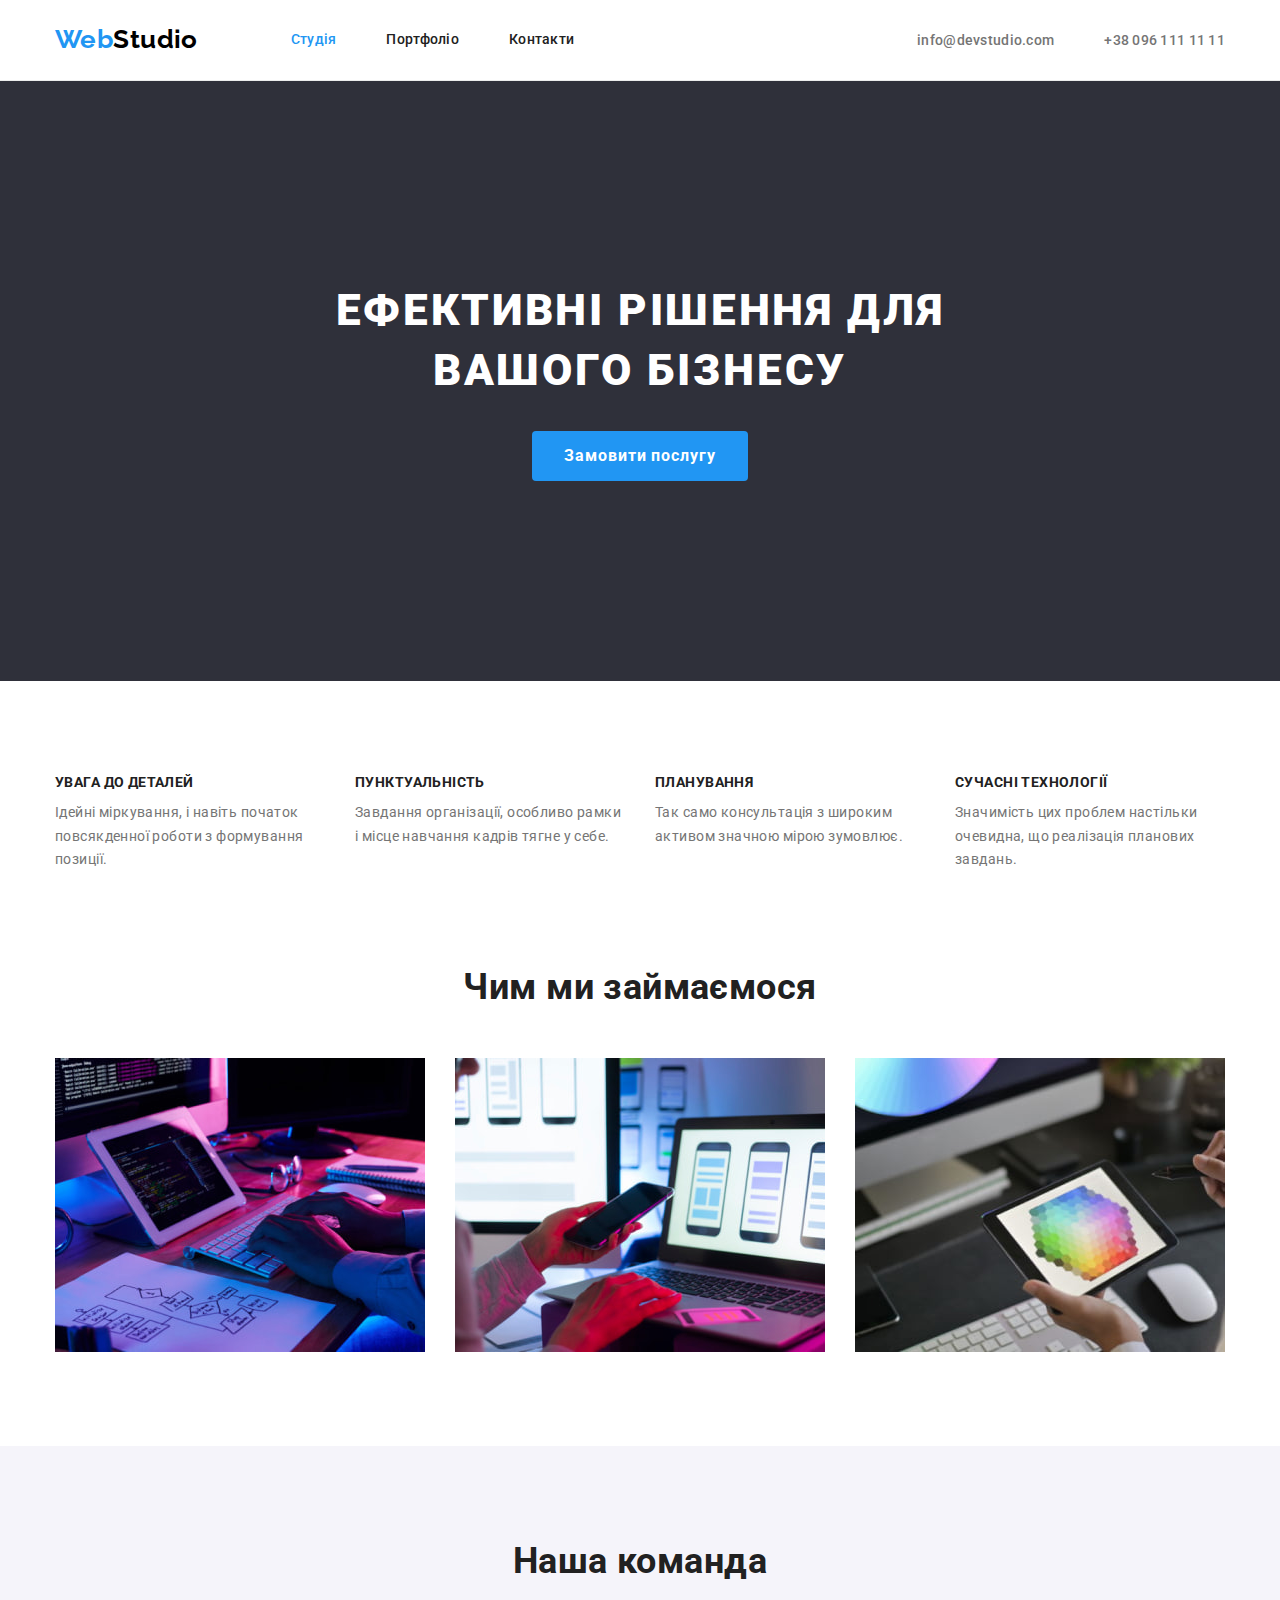
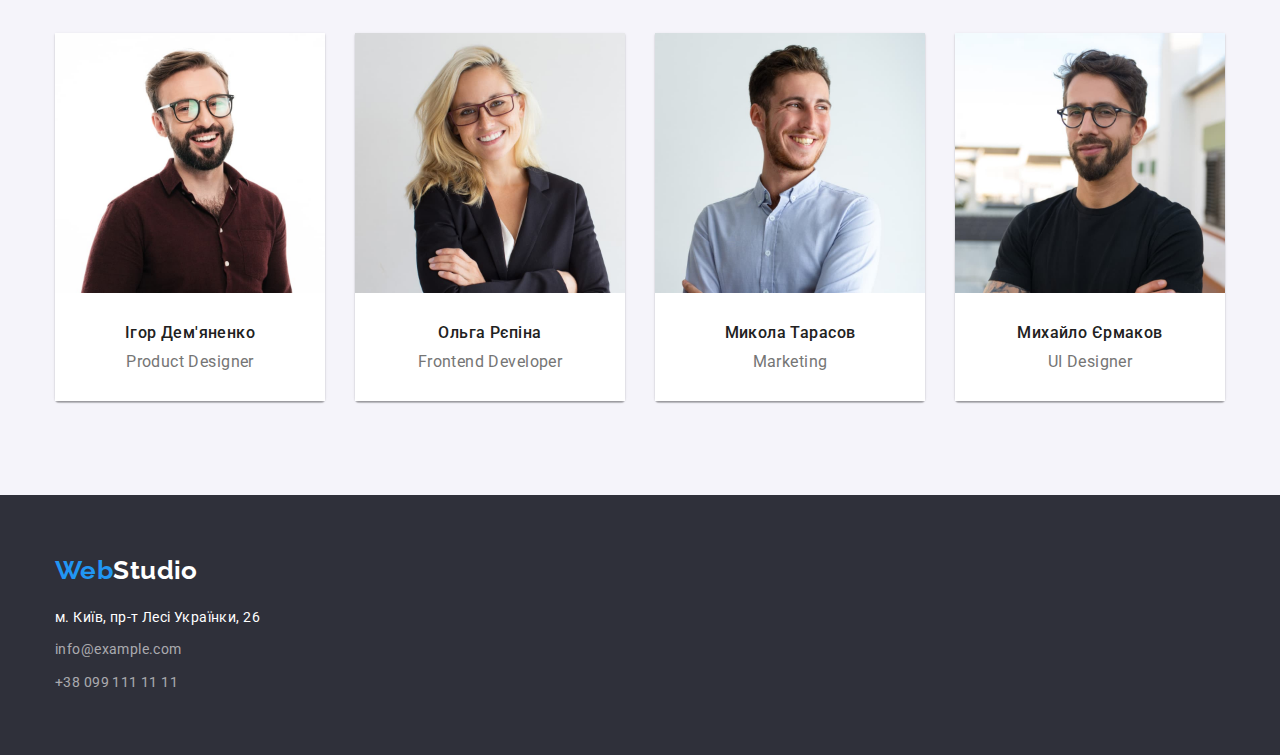
<file: index.html>
<!DOCTYPE html>
<html lang="uk">
  <head>
    <meta charset="UTF-8" />
    <meta http-equiv="X-UA-Compatible" content="IE=edge" />
    <meta name="viewport" content="width=device-width, initial-scale=1.0" />
    <title>Студія</title>
    <link
      href="https://fonts.googleapis.com/css2?family=Raleway:wght@700&family=Roboto:wght@400;500;700;900&display=swap"
      rel="stylesheet"
    />
    <link
      rel="stylesheet"
      href="https://cdnjs.cloudflare.com/ajax/libs/modern-normalize/1.1.0/modern-normalize.min.css"
    />
    <link rel="stylesheet" href="./css/styles.css" />
  </head>
  <body>
    <header class="header">
      <div class="conteiner main-nav">
        <nav class="header-nav">
          <a href="./index.html" lang="en" class="logo-header">
            <span class="logo-color">Web</span>Studio
          </a>
          <!--В посиланнях відсутня адреса-->
          <ul class="header-list">
            <li class="item"><a href="./index.html" class="nav-link current">Студія</a></li>
            <li class="item"><a href="./portfolio.html" class="nav-link">Портфоліо</a></li>
            <li class="item"><a href="" class="nav-link">Контакти</a></li>
          </ul>
        </nav>
        <ul class="header-contacts">
          <li class="item">
            <a href="mailto:info@devstudio.com" class="contact-link">info@devstudio.com</a>
          </li>
          <li class="item">
            <a href="tel:+380961111111" class="contact-link">+38 096 111 11 11</a>
          </li>
        </ul>
      </div>
    </header>
    <main>
      <section class="hero section">
        <div class="conteiner">
          <h1 class="hero-title">Ефективні рішення для вашого бізнесу</h1>
          <button type="button" class="hero-batton">Замовити послугу</button>
        </div>
      </section>
      <section class="features section">
        <div class="conteiner">
          <!--Заголовок не передбачений макетом та схований через утілітний клас "visually-hidden"-->
          <h2 class="visually-hidden">Особливості</h2>
          <ul class="list">
            <li class="item">
              <h3 class="features-title">Увага до деталей</h3>
              <p class="features-description">
                Ідейні міркування, і навіть початок повсякденної роботи з формування позиції.
              </p>
            </li>
            <li class="item">
              <h3 class="features-title">Пунктуальність</h3>
              <p class="features-description">
                Завдання організації, особливо рамки і місце навчання кадрів тягне у себе.
              </p>
            </li>
            <li class="item">
              <h3 class="features-title">Планування</h3>
              <p class="features-description">
                Так само консультація з широким активом значною мірою зумовлює.
              </p>
            </li>
            <li class="item">
              <h3 class="features-title">Сучасні технології</h3>
              <p class="features-description">
                Значимість цих проблем настільки очевидна, що реалізація планових завдань.
              </p>
            </li>
          </ul>
        </div>
      </section>
      <section class="work section">
        <div class="conteiner">
          <h2 class="section-title">Чим ми займаємося</h2>
          <ul class="list">
            <li class="item">
              <img
                src="./images/about/img-1.jpg"
                alt="Людина пише код програми"
                width="370"
                height="294"
              />
            </li>
            <li class="item">
              <img
                src="./images/about/img-2.jpg"
                alt="Людина звіряє макети мобільної версії програми"
                width="370"
                height="294"
              />
            </li>
            <li class="item">
              <img
                src="./images/about/img-3.jpg"
                alt="Людина підбирає кольори"
                width="370"
                height="294"
              />
            </li>
          </ul>
        </div>
      </section>
      <section class="team section">
        <div class="conteiner">
          <h2 class="section-title">Наша команда</h2>
          <ul class="list">
            <li class="card">
              <img
                src="./images/team/img-1.jpg"
                alt="Фотографія Ігоря Дем'яненко"
                width="270"
                height="260"
              />
              <div class="card-thumb">
                <h3 class="team-title">Ігор Дем'яненко</h3>
                <p class="team-description" lang="en">Product Designer</p>
              </div>
            </li>
            <li class="card">
              <img
                src="./images/team/img-2.jpg"
                alt="Фотографія Ольги Рєпіної"
                width="270"
                height="260"
              />
              <div class="card-thumb">
                <h3 class="team-title">Ольга Рєпіна</h3>
                <p class="team-description" lang="en">Frontend Developer</p>
              </div>
            </li>
            <li class="card">
              <img
                src="./images/team/img-3.jpg"
                alt="Фотографія Миколи Тарасова"
                width="270"
                height="260"
              />
              <div class="card-thumb">
                <h3 class="team-title">Микола Тарасов</h3>
                <p class="team-description" lang="en">Marketing</p>
              </div>
            </li>
            <li class="card">
              <img
                src="./images/team/img-4.jpg"
                alt="Фотографія Михайла Єрмакова"
                width="270"
                height="260"
              />
              <div class="card-thumb">
                <h3 class="team-title">Михайло Єрмаков</h3>
                <p class="team-description" lang="en">UI Designer</p>
              </div>
            </li>
          </ul>
        </div>
      </section>
    </main>
    <footer class="footer frame">
      <div class="conteiner">
        <a href="./index.html" lang="en" class="logo-footer"
          ><span class="logo-color">Web</span>Studio</a
        >
        <address class="address">
          <ul class="list">
            <li class="item">
              <a href="" class="post-address">м. Київ, пр-т Лесі Українки, 26</a>
            </li>
            <li class="item">
              <a href="mailto:info@devstudio.com" class="e-mail">info@example.com</a>
            </li>
            <li class="item"><a href="tel:+380961111111" class="tel">+38 099 111 11 11</a></li>
          </ul>
        </address>
      </div>
    </footer>
  </body>
</html>
</file>
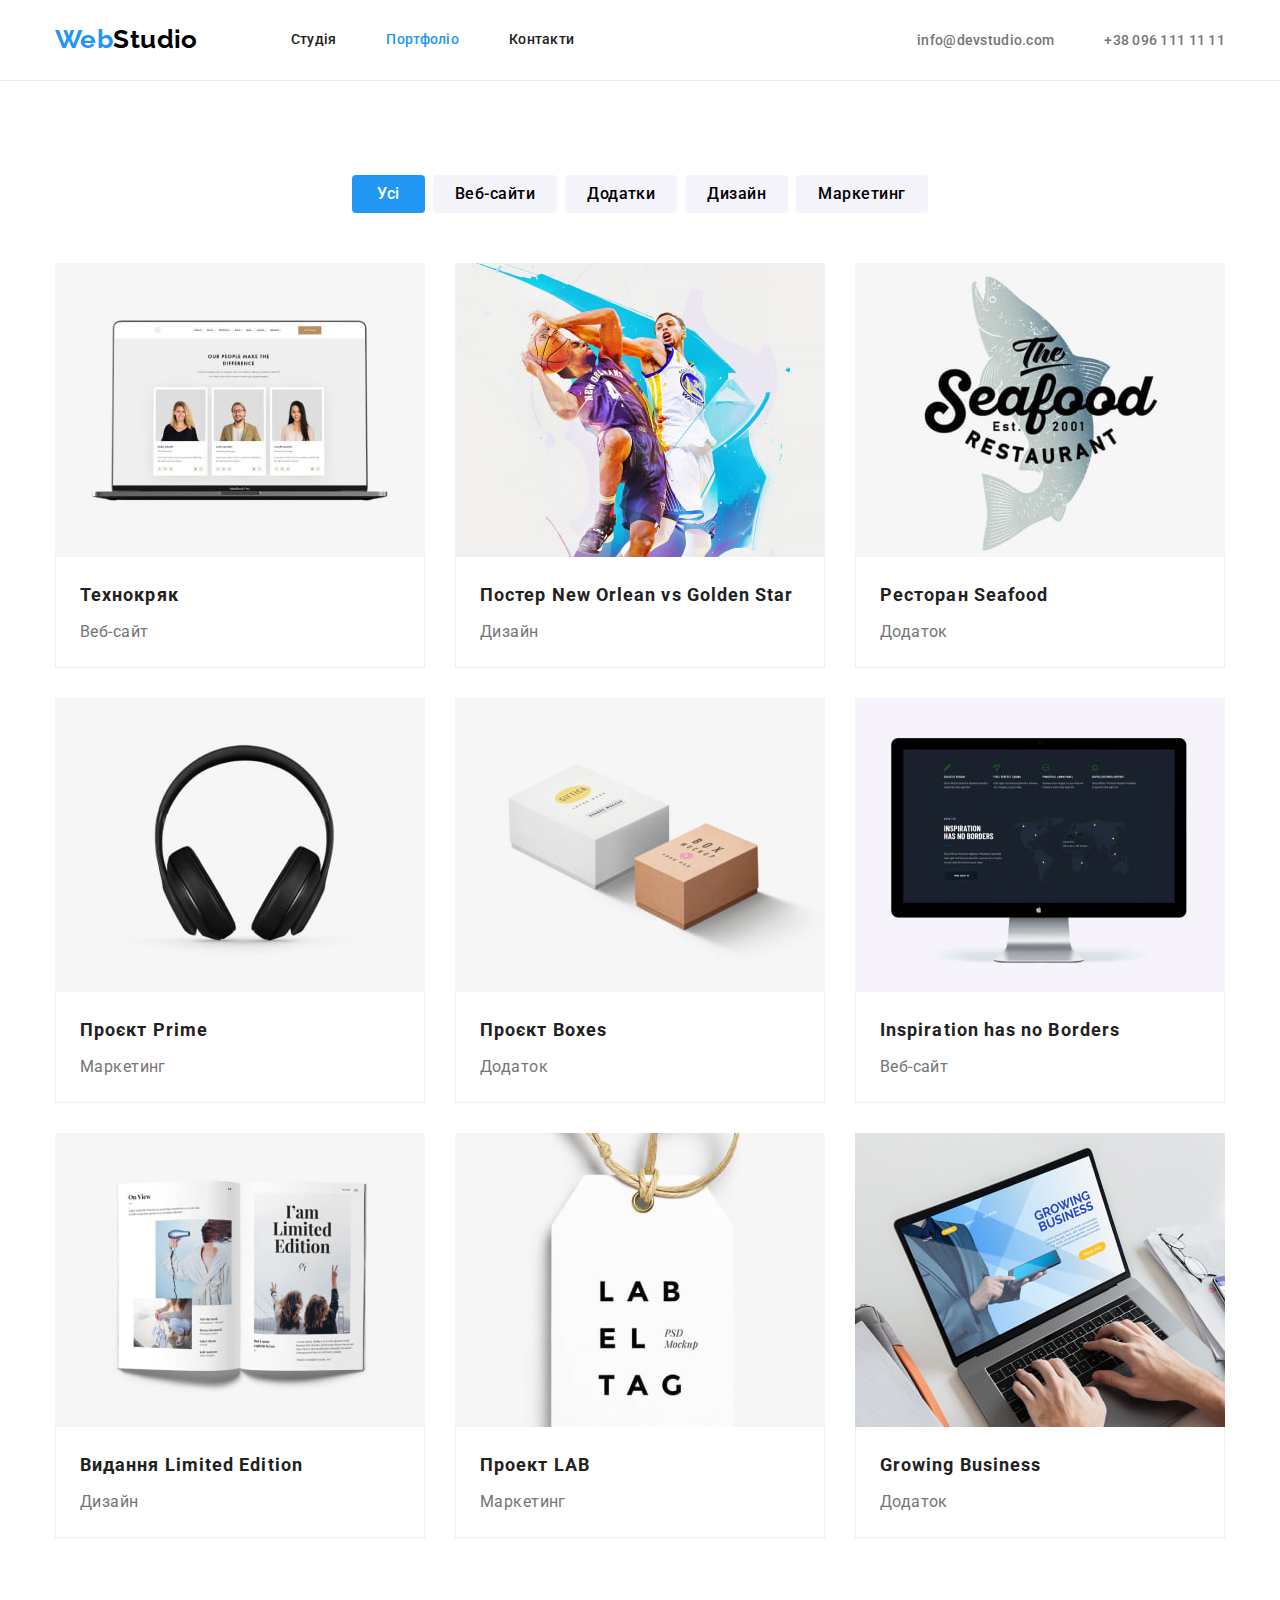
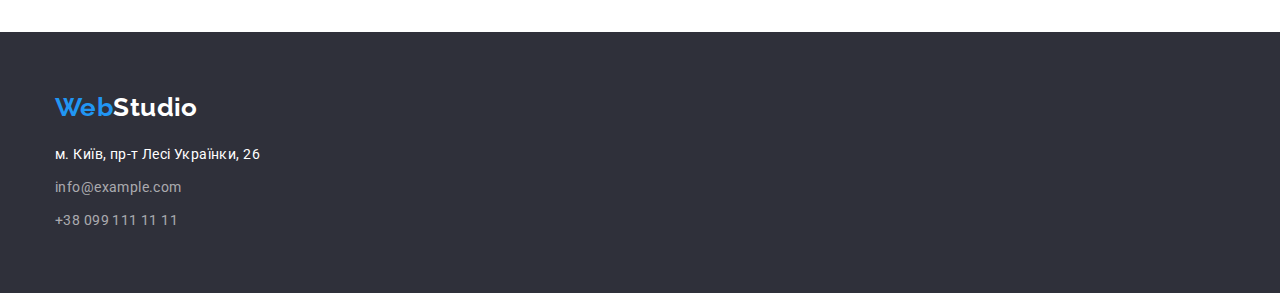
<file: portfolio.html>
<!DOCTYPE html>
<html lang="uk">
  <head>
    <meta charset="UTF-8" />
    <meta http-equiv="X-UA-Compatible" content="IE=edge" />
    <meta name="viewport" content="width=device-width, initial-scale=1.0" />
    <title>Портфоліо</title>
    <link
      href="https://fonts.googleapis.com/css2?family=Raleway:wght@700&family=Roboto:wght@400;500;700;900&display=swap"
      rel="stylesheet"
    />
    <link
      rel="stylesheet"
      href="https://cdnjs.cloudflare.com/ajax/libs/modern-normalize/1.1.0/modern-normalize.min.css"
    />
    <link rel="stylesheet" href="./css/styles.css" />
  </head>
  <body>
    <header class="header">
      <div class="conteiner main-nav">
        <nav class="header-nav">
          <a href="./index.html" lang="en" class="logo-header">
            <span class="logo-color">Web</span>Studio
          </a>
          <!--В посиланнях відсутня адреса-->
          <ul class="header-list">
            <li class="item"><a href="./index.html" class="nav-link">Студія</a></li>
            <li class="item"><a href="./portfolio.html" class="nav-link current">Портфоліо</a></li>
            <li class="item"><a href="" class="nav-link">Контакти</a></li>
          </ul>
        </nav>
        <ul class="header-contacts">
          <li class="item">
            <a href="mailto:info@devstudio.com" class="contact-link">info@devstudio.com</a>
          </li>
          <li class="item">
            <a href="tel:+380961111111" class="contact-link">+38 096 111 11 11</a>
          </li>
        </ul>
      </div>
    </header>
    <main>
      <section class="portfolio section">
        <div class="conteiner">
          <!--Заголовок не передбачений макетом та схований через утілітний клас "visually-hidden"-->
          <h1 class="visually-hidden">Портфоліо</h1>
          <ul class="button-list">
            <li class="item">
              <button type="button" class="filter-button active">Усі</button>
            </li>
            <li class="item"><button type="button" class="filter-button">Веб-сайти</button></li>
            <li class="item"><button type="button" class="filter-button">Додатки</button></li>
            <li class="item"><button type="button" class="filter-button">Дизайн</button></li>
            <li class="item"><button type="button" class="filter-button">Маркетинг</button></li>
          </ul>
          <ul class="portfolio-list">
            <li class="porfolio-card">
              <img
                src="./images/portfolio/img.jpg"
                alt="Ноутбук з відкритою сторнікою сайту"
                width="370"
                height="294"
              />
              <div class="card-content">
                <h2 class="portfolio-title">Технокряк</h2>
                <p class="paragraph-list">Веб-сайт</p>
              </div>
            </li>
            <li class="porfolio-card">
              <img
                src="./images/portfolio/img-1.jpg"
                alt="Два баскетболіста"
                width="370"
                height="294"
              />
              <div class="card-content">
                <h2 class="portfolio-title">Постер New Orlean vs Golden Star</h2>
                <p class="paragraph-list">Дизайн</p>
              </div>
            </li>
            <li class="porfolio-card">
              <img
                src="./images/portfolio/img-2.jpg"
                alt="Логотип рибного ресторану"
                width="370"
                height="294"
              />
              <div class="card-content">
                <h2 class="portfolio-title">Ресторан Seafood</h2>
                <p class="paragraph-list">Додаток</p>
              </div>
            </li>
            <li class="porfolio-card">
              <img src="./images/portfolio/img-3.jpg" alt="Навушники" width="370" height="294" />
              <div class="card-content">
                <h2 class="portfolio-title">Проєкт Prime</h2>
                <p class="paragraph-list">Маркетинг</p>
              </div>
            </li>
            <li class="porfolio-card">
              <img src="./images/portfolio/img-4.jpg" alt="Дві коробки" width="370" height="294" />
              <div class="card-content">
                <h2 class="portfolio-title">Проєкт Boxes</h2>
                <p class="paragraph-list">Додаток</p>
              </div>
            </li>
            <li class="porfolio-card">
              <img
                src="./images/portfolio/img-5.jpg"
                alt="Монітор комп'ютера"
                width="370"
                height="294"
              />
              <div class="card-content">
                <h2 class="portfolio-title">Inspiration has no Borders</h2>
                <p class="paragraph-list">Веб-сайт</p>
              </div>
            </li>
            <li class="porfolio-card">
              <img
                src="./images/portfolio/img-6.jpg"
                alt="Відкритий журнал"
                width="370"
                height="294"
              />
              <div class="card-content">
                <h2 class="portfolio-title">Видання Limited Edition</h2>
                <p class="paragraph-list">Дизайн</p>
              </div>
            </li>
            <li class="porfolio-card">
              <img
                src="./images/portfolio/img-7.jpg"
                alt="Лейба на мотузку"
                width="370"
                height="294"
              />
              <div class="card-content">
                <h2 class="portfolio-title">Проект LAB</h2>
                <p class="paragraph-list">Маркетинг</p>
              </div>
            </li>
            <li class="porfolio-card">
              <img
                src="./images/portfolio/img-8.jpg"
                alt="Людина працює на ноутбуку"
                width="370"
                height="294"
              />
              <div class="card-content">
                <h2 class="portfolio-title">Growing Business</h2>
                <p class="paragraph-list">Додаток</p>
              </div>
            </li>
          </ul>
        </div>
      </section>
    </main>
    <footer class="footer frame">
      <div class="conteiner">
        <a href="./index.html" lang="en" class="logo-footer"
          ><span class="logo-color">Web</span>Studio</a
        >
        <address class="address">
          <ul class="list">
            <li class="item">
              <a href="" class="post-address">м. Київ, пр-т Лесі Українки, 26</a>
            </li>
            <li class="item">
              <a href="mailto:info@devstudio.com" class="e-mail">info@example.com</a>
            </li>
            <li class="item"><a href="tel:+380961111111" class="tel">+38 099 111 11 11</a></li>
          </ul>
        </address>
      </div>
    </footer>
  </body>
</html>
</file>
<file: css/styles.css>
/* Основний колір тексту #212121 */

/* Другорядний колір тексту #757575 */

/* Синій в логотипі і акцент #2196F3 */

/* Фон main background: #F5F5F5; */

/* Фон футера #2F303A */

/* Фон хедера, білий в кнопках і в футері лого #FFFFFF */

/* Текст телефону і пошти у футері rgba(255, 255, 255, 0.6) */

:root {
    --pimery-text-color: #212121;
    --paragraph-text-color: #757575;
    --accent-color: #2196F3;
    --main-color-white: #FFFFFF;
}

body {
    color: var(--pimery-text-color);
    font-family: 'Roboto', sans-serif;
    letter-spacing: 0.03em;
    font-size: 14px;
}

/* Утіліти */

li {
    list-style: none;
}

h1, 
h2, 
h3, 
h4, 
h5, 
h6, 
ul, 
p {
    margin: 0px;
}

img {
    display: block;
    max-width: 100%;
    height: auto;
}

.conteiner {
    max-width: 1200px;
    padding-left: 15px;
    padding-right: 15px;

    margin-left: auto;
    margin-right: auto;
}

.visually-hidden {
    position: absolute;
    width: 1px;
    height: 1px;
    margin: -1px;
    border: 0;
    padding: 0;

    white-space: nowrap;
    clip-path: inset(100%);
    clip: rect(0 0 0 0);
    overflow: hidden;
}

/* Оформлення хедера */

.logo-color { 
    color:var(--accent-color);
}

.logo-header {
    padding-top: 24px;
    padding-bottom: 25px;
    margin-right: 93px;
    align-self: center;

    color: #000000;
    font-family: 'Raleway', sans-serif;
    text-decoration: none;
    font-weight: 700;
    font-size: 26px;
    line-height: 1.19;
}

.nav-link {
    display: block;
    padding-top: 32px;
    padding-bottom: 32px;
    
    color: var(--pimery-text-color);
    font-weight: 500;
    line-height: 1.14;
    letter-spacing: 0.02em;
    text-decoration: none;
}

.current {
    color: var(--accent-color);
}

.nav-link:hover,
.nav-link:focus,
.contact-link:hover,
.contact-link:focus {
color: var(--accent-color);
}

.contact-link {
    color: var(--paragraph-text-color);
    font-weight: 500;
    line-height: 1.14;
    letter-spacing: 0.02em;
    text-decoration: none;
}   

.header {
    background-color: var(--main-color-white);
    border-bottom: 1px solid #ECECEC;
}

/* Геометрія хедера */


.header-list {
    display: flex;
    padding-left: 0px;
}

.header-contacts {
    display: flex;
    align-items: center;
    padding-left: 0px;
    margin-left: auto;
}

.header-contacts .item + .item {
    margin-left: 50px;
}

.header-nav .item:not(:last-child) {
    margin-right: 50px;
}

.header-nav {
    display: flex;
}

.main-nav {
    display: flex;
    align-items: center;
}


/* Оформлення studio-main */

.section {
    padding-top: 94px;
    padding-bottom: 94px;
}

/* Оформлення hero */

.hero {
    background-color: #2F303A;
    text-align: center;
    padding-top: 200px;
    padding-bottom: 200px;  
}

.hero-title {
    margin-bottom: 30px;
    width: 696px;
    margin-left: auto;
    margin-right: auto;

    color: var(--main-color-white);
    font-weight: 900;
    font-size: 44px;
    line-height: 1.36;
    text-align: center;
    letter-spacing: 0.06em;
    text-transform: uppercase;
}

.hero-batton {
    padding: 0;
    border-radius: 4px;
    width: 216px;
    height: 50px;
        
    color: var(--main-color-white);
    cursor: pointer;
    font-family: 'Roboto', sans-serif;
    font-style: normal;
    font-weight: 700;
    font-size: 16px;
    line-height: 1.88;
    letter-spacing: 0.06em;
    background-color: var(--accent-color);
    border-style: none;
    text-align: center;
}

/* Оформлення секції features */

.features .list {
    display: flex;
    align-content: center;
    justify-content: space-between;
    padding-left: 0px;
}

.features .list .item {
    width: 270px;
}

.features-title {
    margin-bottom: 10px;
    
    font-size: 14px;
    line-height: 1.14;
    text-transform: uppercase;
}

.features-description {
    color: var(--paragraph-text-color);
    line-height: 1.71;
}

/* Оформлення секції work */

.work   {
    padding-top: 0px;
    text-align: center;
}

.work .list {
    display: flex;
    align-content: center;
    justify-content: space-between;
    padding-left: 0px;
}

.section-title {
    margin-bottom: 50px;

    font-size: 36px;
    line-height: 1.17;
}

/* Оформлення секції team */

.team {
    background-color: #F5F4FA;
}

.team .section-title {
    margin-bottom: 50px;
    text-align: center;
}

.team .list {
    display: flex;
    align-content: center;
    justify-content: space-between;
    padding-left: 0px;
}

.team .list .card {
    margin-right: 30px;
    width: 270px;
    height: 368px;
    text-align: center;
    
    box-shadow: 0px 1px 3px rgba(0, 0, 0, 0.12), 0px 1px 1px rgba(0, 0, 0, 0.14), 0px 2px 1px rgba(0, 0, 0, 0.2);
    border-radius: 0px 0px 4px 4px;
}

.team .list .card:nth-child(4n) {
    margin-right: 0px;
}

.card-thumb {
    padding-top: 30px;
    padding-bottom: 30px;

    background-color: var(--main-color-white);
}

.team-title {
    margin-bottom: 10px;
    
    font-weight: 500;
    font-size: 16px;
    line-height: 1.19;
}

.team-description   {
    color: var(--paragraph-text-color);
    font-size: 16px;
    line-height: 1.19;
    
}


/* Оформлення футера */

.frame {
    padding-top: 60px;
    padding-bottom: 60px;
}

.footer .list {
    padding-left: 0px;
}

.footer .list .item:not(:last-child) {
    margin-bottom: 9px;
}

.footer {
    background-color: #2F303A;
}

.logo-footer {
    display: block;
    margin-bottom: 20px;

    color: var(--main-color-white);
    font-family: 'Raleway', sans-serif;
    text-decoration: none;
    font-weight: 700;
    font-size: 26px;
    line-height: 1.19;
}

.address {
    color: var(--main-color-white);
    font-family: var(--font-family);
    font-style: normal;
    font-weight: 400;
    font-size: 14px;
    line-height: 1.71;
    text-decoration: none;
}

.e-mail, .tel {
    color: rgba(255, 255, 255, 0.6);
    text-decoration: none;
}

.post-address {
    text-decoration: none;
}

.post-address:visited {
    color: var(--main-color-white);
}

.e-mail:hover,
.e-mail:focus,
.tel:hover,
.tel:focus {
    color: var(--accent-color);
}


/* Оформлення portfolio-main */

/* Оформлення списку кнопок */

.button-list {
    display: flex;
    padding-left: 0px;
    align-items: center;
    justify-content: center;
    margin-bottom: 50px;
    margin-left: auto;
    margin-right: auto;
}

.filter-button {
    padding-top: 6px;
    padding-bottom: 6px;
    padding-left: 22px;
    padding-right: 22px;
    border-radius: 4px;

    color: var (--pimery-text-color);
    cursor: pointer;
    font-family: 'Roboto', sans-serif;
    font-style: normal;
    font-weight: 500;
    font-size: 16px;
    line-height: 1.62;
    letter-spacing: 0.03em;
    background-color: #F5F4FA;
    border-style: none;
}

.button-list .item:not(:last-child) {
   margin-right: 8px;
}

.button-list .item:first-child .filter-button {
    padding-left: 25px;
    padding-right: 25px;
}

.filter-button:hover,
.filter-button:focus {
    color: var(--main-color-white);
    background-color: var(--accent-color);
}

.active {
    color: var(--main-color-white);
    background-color: var(--accent-color);
}

/* Оформлення сітки портфоліо */

.portfolio-list {
    margin-bottom: calc(-1 * 30px);
    margin-right: calc(-1 * 30px);

    display: flex;
    flex-wrap: wrap;
    padding-left: 0px;
}

.porfolio-card {
    flex-basis: calc(100% / 3 - 30px);
    margin-bottom: 30px;
    margin-right: 30px;
}

.card-content {
    padding-top: 20px;
    padding-bottom: 20px;
    padding-left: 24px;
    padding-right: 24px;

    border-bottom: 1px solid #EEEEEE;
    border-right: 1px solid #EEEEEE;
    border-left: 1px solid #EEEEEE;
}

.portfolio-title {
    margin-bottom: 4px;

    font-size: 18px;
    line-height: 2;
    letter-spacing: 0.06em;
}

.paragraph-list {
    color: var(--paragraph-text-color);
    font-size: 16px;
    line-height: 1.88; 
}
</file>
